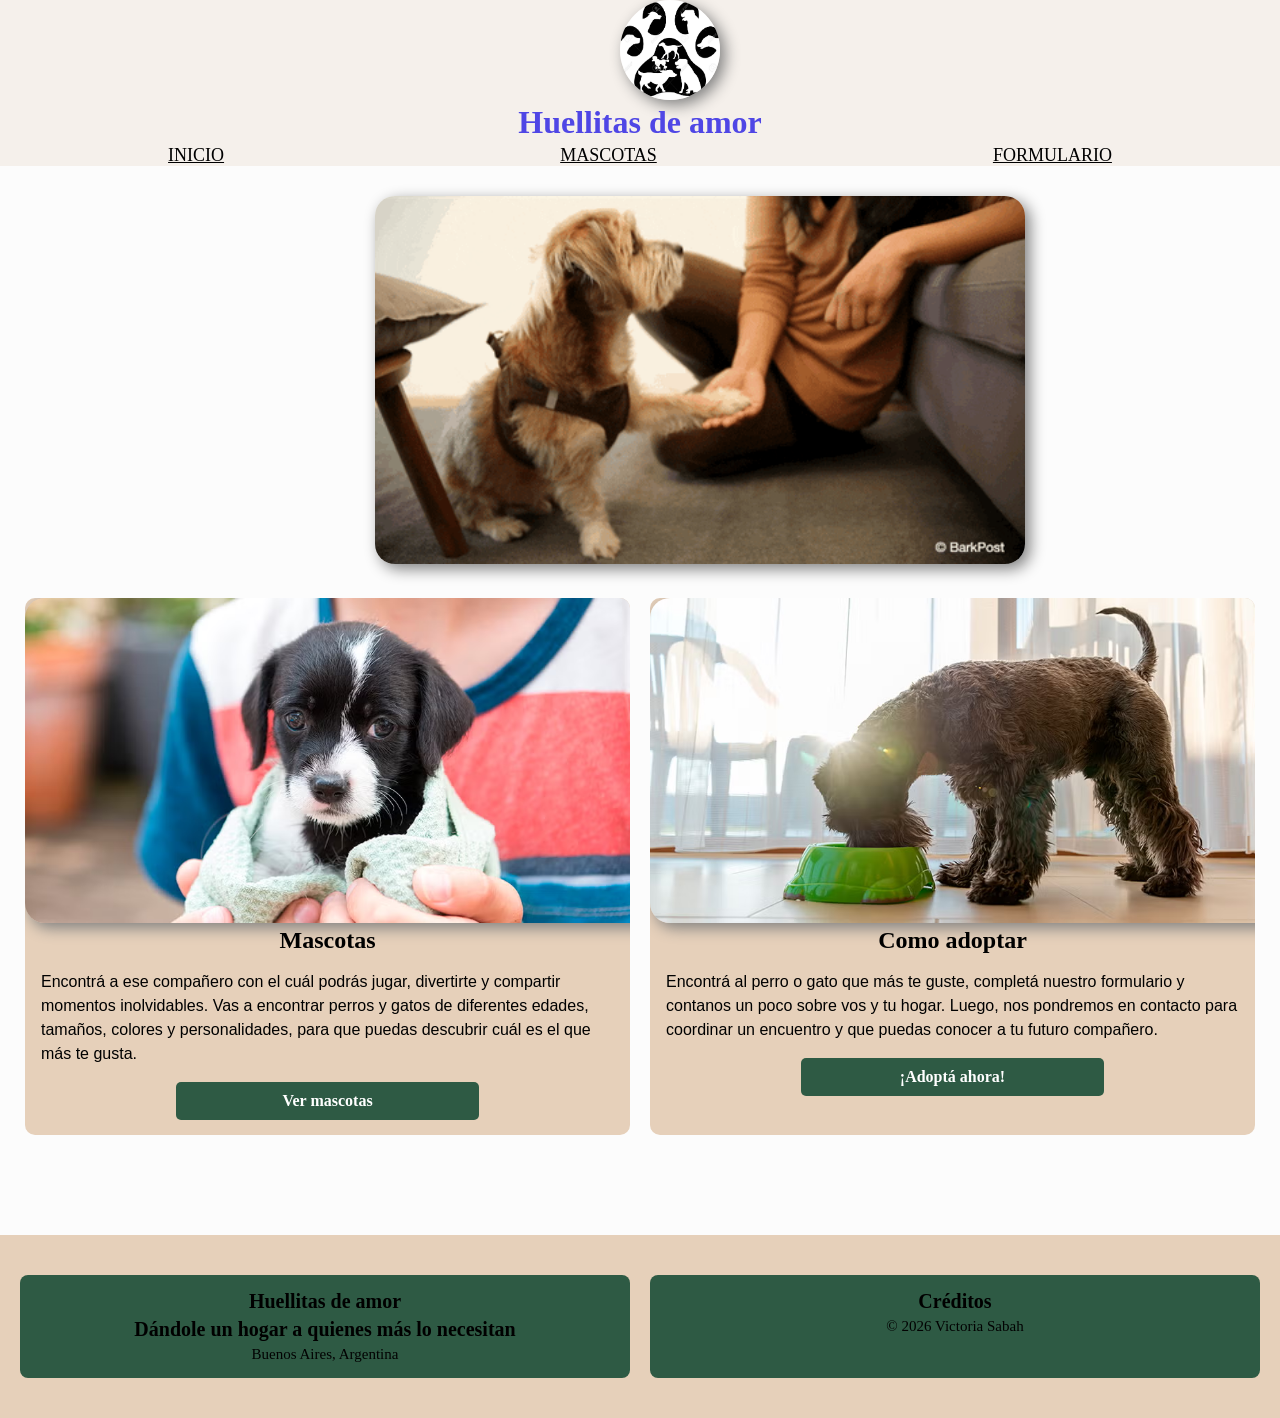
<file: index.html>
<!DOCTYPE html>
<html lang="en">
<head>
    <meta charset="UTF-8">
    <meta name="viewport" content="width=device-width, initial-scale=1.0">
    <link href="styles.css" rel="stylesheet" type="text/css">
    <title>Huellitas de amor</title>
</head>
<body>
<div id="container">
<div id="encabezado">
        <img src="img/logo.jpg"  alt="Logo patitas">
        <h1>Huellitas de amor</h1> 
    <ul>
            <li> <a href="index.html">Inicio</a> </li>
            <li> <a href="https://buenosaires.gob.ar/inicio/animales-ba/en-adopcion">Mascotas</a> </li>
            <li> <a href="formulario.html">Formulario</a> </li>
    </ul>
    </div>
    </div>
<div id="banner">
    <img src="img/banner.jpg" alt="Imagen banner">
</div>
 <section>
        <div class="card-container">
            <div class="card">
                <div class="card-img">
                <img src="img/mascotas.jpg" alt="Mascotas">
                </div>
                <div class="card-body">
                    <h3>Mascotas</h3>
                    <p>Encontrá a ese compañero con el cuál podrás jugar, divertirte y compartir momentos inolvidables. Vas a encontrar perros y gatos de diferentes edades, tamaños, colores y personalidades, para que puedas descubrir cuál es el que más te gusta.</p>
                    <button> <a href="https://buenosaires.gob.ar/inicio/animales-ba/en-adopcion">Ver mascotas</a> </button>
                </div>
            </div>
            <div class="card">
                <div class="card-img">
                <img src="img/comoadoptar.jpg" alt="Como adoptar">
                </div>
                <div class="card-body">
                    <h3>Como adoptar</h3>
                    <p>Encontrá al perro o gato que más te guste, completá nuestro formulario y contanos un poco sobre vos y tu hogar. Luego, nos pondremos en contacto para coordinar un encuentro y que puedas conocer a tu futuro compañero.</p>
                    <button><a href="formulario.html">¡Adoptá ahora!</a></button>
                </div>
            </div>
        </div>
 </section>
 <footer class="footer-principal">
    <div class="footer-columna">
        <h2>Huellitas de amor</h2>
        <h3>Dándole un hogar a quienes más lo necesitan</h3>
        <p>Buenos Aires, Argentina</p>
    </div>
    <div class="footer-columna">
        <h3>Créditos</h3>
        <p>© 2026 Victoria Sabah</p>
    </div>
</footer>
</body>
</html>
</file>
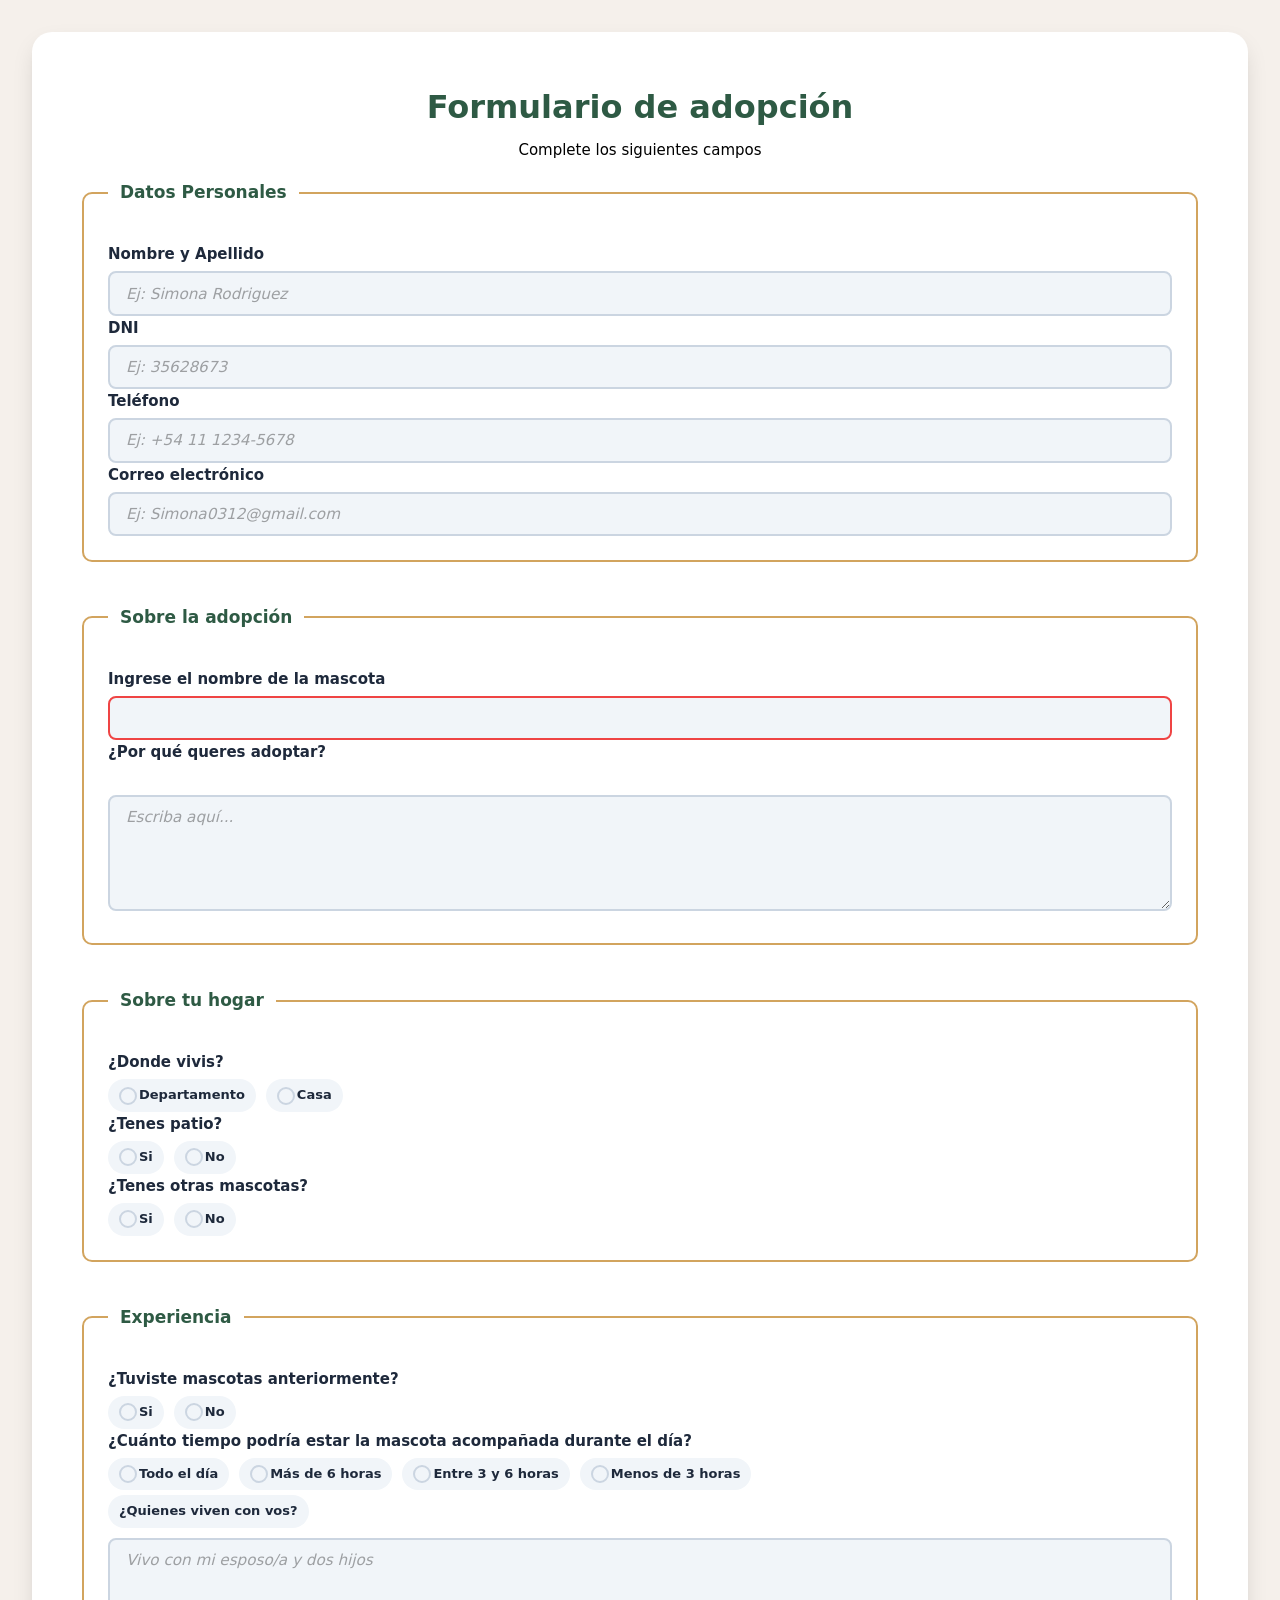
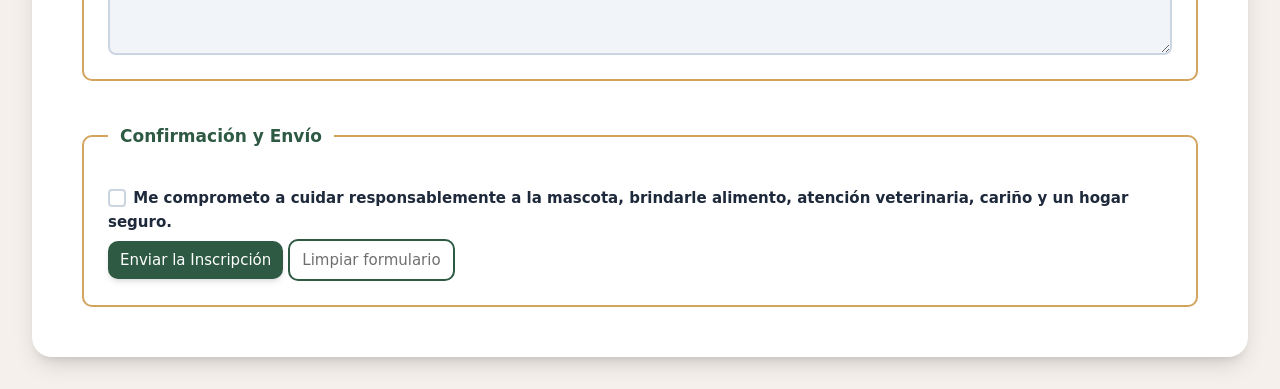
<file: formulario.html>
<!DOCTYPE html>
<html lang="es">
<head>
    <meta charset="UTF-8">
    <meta name="viewport" content="width=device-width, initial-scale=1.0">
    <link href="formulario.css" rel="stylesheet" type="text/css">
    <title>Formulario de adopción</title>
</head>
<body>
    <div>
        <h1>Formulario de adopción</h1>
        <p>Complete los siguientes campos</p>

        <form action="#" method="POST" id="registroForm">
            <fieldset>
                <legend>Datos Personales</legend>

                <div>
                    <label for="nombre">Nombre y Apellido</label>
                    <input type="text" id="nombre" name="nombre" placeholder="Ej: Simona Rodriguez" required>
                </div>

                <div>
                    <label for="DNI">DNI</label>
                    <input type="number" id="DNI" name="DNI" placeholder="Ej: 35628673" required>
                </div>

                <div>
                    <label for="telefono">Teléfono</label>
                    <input type="tel" id="telefono" name="telefono" placeholder="Ej: +54 11 1234-5678">
                </div>

                <div>
                    <label for="email">Correo electrónico</label>
                    <input type="email" id="email" name="email" placeholder="Ej: Simona0312@gmail.com" required>
                </div>
            </fieldset>

            <fieldset> 
                <legend>Sobre la adopción</legend>
                <div>
                    <label for="mascota">Ingrese el nombre de la mascota</label>
                    <input type="text" id="mascota" name="Nombre de la mascota" required>
                </div>
            <div>
                <label for=¿Por qué queres adoptar?>¿Por qué queres adoptar?</label>
                <br>
                <textarea type=text id="¿Por qué queres adoptar?" name="¿Por qué queres adoptar?" rows="5" placeholder="Escriba aquí..." required></textarea>
            </div>
            </fieldset>

            <fieldset>
                <legend>Sobre tu hogar</legend>

                <div>
                    <label>¿Donde vivis?</label>
                    <div>
                        <label>
                            <input type="radio" name="¿Donde vivis?" value="Departamento" required>
                            Departamento
                        </label>
                        <label>
                            <input type="radio" name="¿Donde vivis?" value="Casa" required>
                            Casa
                        </label>
                    </div>
                </div>

                <div>
                    <label>¿Tenes patio?</label>
                    <div>
                        <label>
                            <input type="radio" name="patio" value="Si" required>
                            Si
                        </label>
                        <label>
                            <input type="radio" name="patio" value="No" required>
                            No
                        </label>
                    </div>
                </div>

                <div>
                    <label>¿Tenes otras mascotas?</label>
                    <div>
                        <label>
                            <input type="radio" name="¿Tenes otras mascotas?" value="Si" required>
                            Si
                        </label>
                        <label>
                            <input type="radio" name="¿Tenes otras mascotas?" value="No" required>
                            No
                        </label>
                    </div>
                </div>
            </fieldset>

            <fieldset>
                <legend>Experiencia</legend>
                <div>
                    <label>¿Tuviste mascotas anteriormente?</label>
                    <div>
                        <label>
                            <input type="radio" name="¿Tuviste mascotas anteriormente?" value="Si" required>
                            Si
                        </label>
                        <label>
                            <input type="radio" name="¿Tuviste mascotas anteriormente?" value="No" required>
                            No
                        </label>
                    </div>
                </div>

                <div>
                    <label>¿Cuánto tiempo podría estar la mascota acompañada durante el día?</label>
                    <div>
                        <label>
                            <input type="radio" name="horas" value="día completo" required>
                            Todo el día
                        </label>
                        <label>
                            <input type="radio" name="horas" value="+6 horas" required>
                            Más de 6 horas
                        </label>
                        <label>
                            <input type="radio" name="horas" value="Entre 3 y 6 horas" required>
                            Entre 3 y 6 horas
                        </label>
                        <label>
                            <input type="radio" name="horas" value="3 horas" required>
                            Menos de 3 horas
                        </label>
                </div>
                  <div>
                    <label for="compañeros">¿Quienes viven con vos?</label>
                    <br>
                    <textarea type="text" id="compañeros" name="compañeros" rows="5" placeholder="Vivo con mi esposo/a y dos hijos" required></textarea>
                </div>
            </fieldset>

           <fieldset>
            <legend>Confirmación y Envío</legend>
            <div>
                <label>
                    <input type="checkbox" name="terminos" required>
                    Me comprometo a cuidar responsablemente a la mascota, brindarle alimento, atención veterinaria, cariño y un hogar seguro.</a>
                </label>
            </div>
            
            <div>
                <button type="submit">Enviar la Inscripción</button>
                <button type="reset">Limpiar formulario</button>
            </div>
           </fieldset>
        </form>
    </div>
</body>
</html>
</file>
<file: styles.css>
@charset "UTF-8";
*{ margin:0px; 
	border:0px; 
	padding:0px; 
	}
    /*Fondo*/
body{ 
    background-color: #fcfcfc; 
}
/*Encabezado*/
#encabezado{
    background-color: #F5F0EB;
    width: auto;
    position: relative;  
    margin: auto;  
}
/*Encabezado imagen*/
#encabezado img{
    width: 100px;
    height: 100px;
    border-radius: 50%; /*Borde*/
    margin-left: 620px; /*Margen*/
}

/*Titulo del encabezado*/
h1{
    font-family: Georgia, serif;
    color:#2E5A44;
    text-align: center;
}

/*Links páginas*/
ul{
    color: #fcf9f9;
    list-style-type: none;
    display: flex;
    justify-content: space-around;
    align-items: center;
}

#encabezado ul li a{
    color: #000000;
    font-family: 'Times New Roman', Times, Georgia, serif;
    font-size: 18px;
    text-transform: uppercase;
    float: left;
}

/*Banner Imagen*/
#banner{
    background-position: center center;
    background-repeat: no-repeat; 
    margin-left: 375px;
    margin-top: 30px; /*Margen*/
    margin-bottom: 30px;
}
/*Banner Imagen*/
img{
    background-position: center;
    background-repeat: no-repeat;
    object-position: center;  
    width: 650px;
    border-radius: 20px;
    box-shadow: 5px 5px 15px gray;
    margin-bottom: 0px;
}
/*Centro donde se ubican las cajas*/
.centro{
    background-color: rgb(33, 175, 175); 
	height: auto; 
	overflow: hidden;
    width: auto;
}
/*Caja*/
.card{
    background-color: #e6d0ba;
    border-radius: 10px;
    overflow: hidden;
    flex: 1 1 250px;
    flex-direction: column;

}
.card-container{
    display: flex;
    flex-wrap: wrap;
    gap: 20px;
    padding: 50px 25px;
    padding-top: 0px;
}

/*Sombra de la caja*/
.card:hover{
    transform: translateY(-15);
    box-shadow: 0 8px 25px #3e044933;
}

.card body{
    display: flex;
    padding: 30px;
    text-align: center;
    align-items: center;
    justify-content: space-between;
    height: 100%; 
}

/*Titulo de la caja*/
.card-body h3{
    font-family: "Cormorant Garamond", serif;
    color: #000000;
    text-align: center;
    font-size: 24px;
    margin-bottom: 0%;
}

/*Texto de la caja*/
.card-body p{
    font-family: "Montserrat", sans-serif;
    color: #000000;
    line-height: 1.5;
    padding: 16px;
    margin-top: 0px;
}

/*Boton*/
.card-body button {
    margin-top: auto;      
    margin-bottom: 15px;  
    margin-left: auto;
    margin-right: auto;
    display: block;
    background: #2E5A44;
    border: none;
    padding: 10px 20px;
    border-radius: 5px;
    font-weight: bold;
    cursor: pointer;
    align-self: flex-start; /* Mantiene el botón alineado a la izquierda */
    width: 50%;
}
.card-body button:hover {
    background-color: #3b7055;
    transform: translateY(-2px); /* Efecto de elevación */
    box-shadow: 0 4px 10px rgba(0, 0, 0, 0.15); 
}

.card-body button:active {
    transform: translateY(0); /* Efecto de presión al hacer clic */
}

/*texto del boton*/
.card button a{
    text-decoration: none;
    color: #ffffff;
    font-weight: bold;
    display: block;
    width: 100%;
    height: 100%;
}

.formulario body{
    font-family: 'Segoe UI', system-ui, -apple-system, sans-serif;
    background: linear-gradient(135deg, #667eea 0%, #764ba2 100%); /* degradado diagonal violeta */
    min-height: 100vh;          /* ocupa al menos toda la altura de la pantalla */
    display: flex;              /* usa flexbox para centrar */
    justify-content: center;    /* centra horizontalmente */
    align-items: center;        /* centra verticalmente */
    padding: 2rem;              /* espacio alrededor (32px) */
    line-height: 1.6;           /* altura de línea para legibilidad */
    color: #1e293b;             /* color de texto oscuro */
}

.formulario body > div {
    background: #ffffff;                 /* fondo blanco */
    border-radius: 20px;                 /* esquinas redondeadas */
    box-shadow: 0 10px 25px -5px rgba(0, 0, 0, 0.15),
                0 8px 10px -6px rgba(0, 0, 0, 0.1); /* sombra grande */
    padding: 2.5rem;                     /* espacio interno (40px) */
    width: 100%;                         /* ocupa todo el ancho disponible */
    max-width: 650px;                    /* pero no más de 650px */
}

h1 {
    font-size: 2rem;          /* 32px */
    font-weight: 700;         /* negrita */
    color: #4f46e5;           /* color violeta primario */
    margin-bottom: 0.25rem;   /* pequeño espacio debajo */
    text-align: center;       /* centrado */
}

/* Párrafo justo después del h1 */
h1 + p {
    text-align: center;
    color: #64748b;           /* gris medio */
    margin-bottom: 2rem;      /* espacio antes del formulario */
    font-size: 0.95rem;
}

/* --- Formulario --- */
form {
    display: flex;
    flex-direction: column;   /* apila los elementos verticalmente */
    gap: 1.5rem;              /* espacio entre cada hijo (24px) */
}

/* --- Fieldsets (agrupaciones con borde) --- */
fieldset {
    border: 2px solid #e2e8f0;          /* borde gris claro */
    border-radius: 10px;                  /* esquinas redondeadas */
    padding: 1.5rem;                      /* espacio interno */
}

/* Al pasar el mouse por encima del fieldset */
fieldset:hover {
    border-color: #cbd5e1;   /* borde un poco más oscuro */
}

/* Título dentro de cada fieldset */
legend {
    font-weight: 700;         /* negrita */
    font-size: 1.1rem;        /* 17.6px */
    color: #4f46e5;           /* violeta */
    padding: 0 0.75rem;       /* espacio horizontal */
    display: flex;
    align-items: center;      /* centra verticalmente el contenido */
    gap: 0.5rem;              /* espacio entre el ícono y el texto */
}

/* Círculo decorativo antes del texto del legend */
legend::before {
    content: '';              /* necesario para pseudo-elementos */
    display: inline-block;    /* se comporta como un elemento en línea */
    width: 10px;
    height: 10px;
    background: #4f46e5;      /* círculo violeta */
    border-radius: 50%;       /* forma circular */
}

/* --- Grupos de campos: cada div dentro del fieldset --- */
fieldset > div {
    margin-bottom: 1.2rem;    /* separa cada campo */
}

/* Último div del fieldset sin margen inferior */
fieldset > div:last-child {
    margin-bottom: 0;
}

/* --- Labels (etiquetas de cada campo) --- */
label {
    display: block;           /* ocupa toda la línea */
    font-weight: 600;         /* semi-negrita */
    font-size: 0.9rem;        /* 14.4px */
    color: #1e293b;           /* texto oscuro */
    margin-bottom: 0.35rem;   /* espacio antes del input */
    cursor: pointer;          /* el cursor cambia a mano */
}

/* --- Campos de texto, email, teléfono, fecha, contraseña, select y textarea --- */
input[type="text"],
input[type="email"],
input[type="tel"],
input[type="date"],
input[type="password"],
select,
textarea {
    width: 100%;                       /* ocupa todo el ancho del contenedor */
    padding: 0.7rem 1rem;              /* relleno vertical | horizontal */
    border: 2px solid #cbd5e1;         /* borde gris */
    border-radius: 8px;                /* esquinas redondeadas */
    font-size: 0.95rem;
    font-family: inherit;              /* usa la misma fuente del body */
    color: #1e293b;
    background: #f1f5f9;               /* fondo gris muy claro */
    outline: none;                     /* quita el contorno azul del navegador */
}

/* Efecto al hacer clic en el campo (focus) */
input[type="text"]:focus,
input[type="email"]:focus,
input[type="tel"]:focus,
input[type="date"]:focus,
input[type="password"]:focus,
select:focus,
textarea:focus {
    border-color: #4f46e5;                        /* borde violeta */
    box-shadow: 0 0 0 3px rgba(79, 70, 229, 0.15); /* halo violeta suave */
    background: #ffffff;                            /* fondo blanco */
}

/* Placeholder de inputs y textareas */
input::placeholder,
textarea::placeholder {
    color: #94a3b8;      /* gris azulado */
    font-style: italic;  /* cursiva */
}

/* --- Select personalizado (oculta la flecha nativa y pone una propia) --- */
select {
    appearance: none;    /* quita el estilo nativo del sistema operativo */
    /* Imagen SVG como flecha personalizada a la derecha */
    background-image: url("data:image/svg+xml,%3Csvg xmlns='http://www.w3.org/2000/svg' width='12' height='12' viewBox='0 0 12 12'%3E%3Cpath fill='%23475569' d='M6 8L1 3h10z'/%3E%3C/svg%3E");
    background-repeat: no-repeat;
    background-position: right 1rem center;  /* flecha a la derecha, centrada verticalmente */
    padding-right: 2.5rem;                   /* espacio para que el texto no tape la flecha */
    cursor: pointer;
}

/* --- Radio buttons y Checkboxes personalizados --- */
input[type="radio"],
input[type="checkbox"] {
    appearance: none;              /* quita el estilo nativo */
    -webkit-appearance: none;      /* lo mismo para Safari/Chrome */
    width: 18px;
    height: 18px;
    border: 2px solid #cbd5e1;     /* borde gris */
    margin-right: 0.4rem;          /* espacio entre el botón y el texto */
    vertical-align: middle;        /* alinea con el texto */
    cursor: pointer;
    position: relative;
    flex-shrink: 0;                /* no se encoge en flex */
}

/* Radio: forma circular */
input[type="radio"] {
    border-radius: 50%;            /* completamente redondo */
}

/* Checkbox: esquinas ligeramente redondeadas */
input[type="checkbox"] {
    border-radius: 4px;
}

/* Radio seleccionado: círculo violeta con punto blanco interior */
input[type="radio"]:checked {
    border-color: #4f46e5;
    background: #4f46e5;
    box-shadow: inset 0 0 0 4px #ffffff;  /* simula un punto blanco */
}

/* Checkbox seleccionado: fondo violeta con tilde blanca (SVG) */
input[type="checkbox"]:checked {
    border-color: #4f46e5;
    background: #4f46e5;
    background-image: url("data:image/svg+xml,%3Csvg xmlns='http://www.w3.org/2000/svg' width='12' height='12' viewBox='0 0 24 24' fill='none' stroke='white' stroke-width='3' stroke-linecap='round' stroke-linejoin='round'%3E%3Cpolyline points='20 6 9 17 4 12'%3E%3C/polyline%3E%3C/svg%3E");
    background-position: center;
    background-repeat: no-repeat;
}

/* Efecto hover en radio y checkbox */
input[type="radio"]:hover,
input[type="checkbox"]:hover {
    border-color: #4f46e5;   /* borde violeta al pasar el mouse */
}

/* Accesibilidad: anillo visible al navegar con teclado */
input[type="radio"]:focus-visible,
input[type="checkbox"]:focus-visible {
    outline: 2px solid #4f46e5;
    outline-offset: 2px;         /* separa el anillo del elemento */
}

/* --- Contenedor flexible para radio buttons y checkboxes en línea --- */
fieldset > div > div {
    display: flex;
    flex-wrap: wrap;              /* si no caben, pasan a la siguiente línea */
    gap: 0.8rem 1.5rem;           /* espacio entre filas | espacio entre columnas */
    margin-top: 0.3rem;
}

/* Cada etiqueta dentro del contenedor de opciones */
fieldset > div > div label {
    display: inline-flex;         /* flexible en línea */
    align-items: center;          /* centra verticalmente */
    font-weight: 400;             /* peso normal (no negrita) */
    font-size: 0.9rem;
    margin-bottom: 0;
    cursor: pointer;
    padding: 0.4rem 0.75rem;      /* relleno tipo "pastilla" */
    border-radius: 20px;          /* completamente redondeado (forma de píldora) */
    background: #f1f5f9;          /* fondo gris claro */
    border: 1px solid transparent; /* borde invisible para que no salte al seleccionar */
}

/* Etiqueta que contiene un input seleccionado: se resalta */
fieldset > div > div label:has(input:checked) {
    background: #eef2ff;           /* fondo violeta muy claro */
    border-color: #4f46e5;         /* borde violeta */
    color: #4f46e5;                /* texto violeta */
    font-weight: 500;              /* semi-negrita */
}

/* --- Textarea --- */
textarea {
    resize: vertical;     /* solo se puede redimensionar verticalmente */
    min-height: 80px;     /* altura mínima */
}

/* --- Sección de términos y condiciones --- */
form > div:has(input[name="terminos"]) {
    display: flex;
    align-items: flex-start;   /* alinea arriba el checkbox con el texto */
    padding: 0.5rem 0;
}

form > div:has(input[name="terminos"]) label {
    display: inline-flex;
    align-items: flex-start;
    font-weight: 400;          /* texto normal */
    font-size: 0.9rem;
}

/* Enlace de términos y condiciones */
form > div:has(input[name="terminos"]) a {
    color: #4f46e5;            /* violeta */
    text-decoration: underline; /* subrayado */
    font-weight: 600;
}

form > div:has(input[name="terminos"]) a:hover {
    color: #4338ca;            /* violeta más oscuro al pasar el mouse */
    text-decoration: none;     /* se quita el subrayado */
}

/* --- Botones (contenedor) --- */
form > div:last-child {
    display: flex;
    gap: 1rem;                 /* espacio entre botones */
    justify-content: center;   /* centra los botones */
    flex-wrap: wrap;           /* si no caben, se apilan */
}

/* Estilos base para ambos botones */
button {
    font-family: inherit;          /* hereda la fuente del body */
    font-size: 1rem;               /* 16px */
    font-weight: 600;              /* semi-negrita */
    padding: 0.75rem 2rem;         /* relleno vertical | horizontal */
    border: none;
    border-radius: 10px;           /* esquinas redondeadas */
    cursor: pointer;               /* mano al pasar el mouse */
    display: inline-flex;
    align-items: center;
    justify-content: center;
    gap: 0.5rem;
}

/* Botón de envío (Registrarse) */
button[type="submit"] {
    background: #4f46e5;           /* fondo violeta */
    color: white;                  /* texto blanco */
    box-shadow: 0 4px 6px -1px rgba(0, 0, 0, 0.1),
                0 2px 4px -2px rgba(0, 0, 0, 0.1); /* sombra suave */
    flex: 1;                       /* se estira para ocupar espacio */
    max-width: 250px;              /* pero máximo 250px */
}

/* Hover del botón submit */
button[type="submit"]:hover {
    background: #4338ca;                              /* violeta más oscuro */
    transform: translateY(-2px);                       /* se eleva 2px */
    box-shadow: 0 6px 20px rgba(79, 70, 229, 0.35);  /* sombra más intensa */
}

/* Click del botón submit */
button[type="submit"]:active {
    transform: translateY(0);                          /* vuelve a su posición */
    box-shadow: 0 4px 6px -1px rgba(0, 0, 0, 0.1),
                0 2px 4px -2px rgba(0, 0, 0, 0.1);
}

/* Botón de reset (Limpiar formulario) */
button[type="reset"] {
    background: transparent;       /* sin fondo */
    color: #64748b;                /* texto gris */
    border: 2px solid #cbd5e1;     /* borde gris */
    flex: 1;
    max-width: 250px;
}

/* Hover del botón reset */
button[type="reset"]:hover {
    background: #f8fafc;           /* fondo gris muy claro */
    border-color: #94a3b8;         /* borde más oscuro */
    color: #1e293b;                /* texto oscuro */
    transform: translateY(-2px);   /* se eleva 2px */
}

/* Click del botón reset */
button[type="reset"]:active {
    transform: translateY(0);      /* vuelve a su posición */
}

/* --- Validación visual: borde verde si el campo es válido --- */
input:valid:not(:placeholder-shown):not([type="radio"]):not([type="checkbox"]) {
    border-color: #22c55e;         /* verde éxito */
}

/* Validación visual: borde rojo si el campo es inválido */
input:invalid:not(:placeholder-shown):not(:focus):not([type="radio"]):not([type="checkbox"]) {
    border-color: #ef4444;         /* rojo error */
}

/* --- Asterisco rojo en campos requeridos --- */
label:has(+ input[required])::after,
label:has(+ select[required])::after {
    content: ' *';        /* añade " *" después del texto del label */
    color: #ef4444;       /* rojo */
    font-weight: 700;     /* negrita */
}

/* =============================================
   RESPONSIVE: ajustes para pantallas pequeñas
   (celulares, tablets)
   ============================================= */
@media (max-width: 600px) {
    body {
        padding: 1rem;             /* menos margen en móviles */
    }

    body > div {
        padding: 1.5rem;           /* tarjeta más compacta */
        border-radius: 16px;       /* esquinas menos redondeadas */
    }

    h1 {
        font-size: 1.5rem;         /* título más pequeño (24px) */
    }

    fieldset {
        padding: 1rem;             /* fieldset más compacto */
    }

    /* Radio buttons y checkboxes: apilados en columna */
    fieldset > div > div {
        flex-direction: column;    /* uno debajo del otro */
        gap: 0.5rem;
    }

    /* Botones: apilados en columna */
    form > div:last-child {
        flex-direction: column;
        align-items: center;
    }

    button {
        max-width: 100% !important; /* botones ocupan todo el ancho */
        width: 100%;
    }
}

/* --- Accesibilidad: anillo visible al navegar con teclado (Tab) --- */
:focus-visible {
    outline: 2px solid #4f46e5;   /* anillo violeta */
    outline-offset: 2px;          /* separado 2px del elemento */
}

/*Pie de página*/
.footer-principal{
    display: flex;
    flex-wrap: wrap;
    justify-content: space-around;
    background-color: #e6d0ba;
    padding: 40px 20px;    
    gap: 20px; 
    margin-top: 50px; 
}

.footer-columna{
    flex: 1 1 200px;
    text-align: center;
    border-radius: 8px;
    background-color: #2E5A44;
    padding: 15px;
}

.footer-columna h2 {
    margin-bottom: 5px;
    font-size: 20px;
    color: #000000; 
}

.footer-columna h3 {
    margin-bottom: 5px;
    font-size: 20px;
    color: #000000; 
}

.footer-columna p {
    color: #020202;
    text-decoration: none;
    font-size: 15px;
}
</file>
<file: formulario.css>
*,
*::before,
*::after {
    box-sizing: border-box;  /* padding y borde se incluyen dentro del ancho/alto */
    margin: 0;
    padding: 0;
}

/*Fondo formulario*/
body {
    display: flex;
    justify-content: center;
    align-items: center;
    padding: 32px;              
    line-height: 1.6;           /*Altura de línea para legibilidad */
    min-height: 100vh; /*Ocupa al menos toda la altura de la pantalla */
    font-family: 'Segoe UI', system-ui, -apple-system, sans-serif;
    background: #F5F0EB;
    color: #000000; /*Color del texto*/
}

/*Contenedor principal (la tarjeta blanca)*/
body > div {
    background: #ffffff;
    border-radius: 20px;
    box-shadow: 0 10px 25px -5px rgba(0, 0, 0, 0.15),
                0 8px 10px -6px rgba(0, 0, 0, 0.1); /* sombra grande */
    padding: 50px;
    width: 100%;/* ocupa todo el ancho disponible */
}

/* Encabezado principal*/
h1 {
    font-size: 32px;
    margin-bottom: 5px;
    text-align: center;
    color: #2e5a44;
}

/*Párrafo justo después del h1*/
h1 + p {
    text-align: center;
    color: #000000;
    margin-bottom: 5px;
    font-size: 15px;
}

/*Fieldset*/
form {
    display: flex;
    flex-direction: column; /*Dirección en fomra vertical*/
    gap: 30px; /*Espacios entre cada columna*/
}

fieldset {
    border: 2px solid hsla(36, 57%, 52%, 0.836);
    border-radius: 10px;
    padding: 1.5rem;
}

/* Sombra al pasar el mouse fieldset */
fieldset:hover {
    border-color: #4e3403b4;
}

/* Título de cada fieldset */
legend {
    font-weight: 700;
    font-size: 17px;
    color: #2e5a44;
    padding: 12px;       /* espacio horizontal */
    display: flex;
    align-items: center;
}

/*Etiquetas de los campos*/
label {
    display: block;
    font-weight: 600;
    font-size: 15px;
    color: #1e293b;
    margin-bottom: 5px; /*espacio por debajo*/
}

/* Campos de texto*/
input[type="text"],
input[type="email"],
input[type="tel"],
input[type="number"],
select,

textarea {
    width: 100%;
    padding: 0.7rem 1rem;
    border: 2px solid #cbd5e1;
    border-radius: 8px;
    font-size: 0.95rem;
    font-family: inherit; /* usa la misma fuente del body */
    color: #1e293b;
    background: #f1f5f9;
    outline: none;
}

/*Efecto al hacer clic en el campo*/
input[type="text"]:focus,
input[type="email"]:focus,
input[type="tel"]:focus,
input[type="number"]:focus,
select:focus,
textarea:focus {
    border-color: #57bd8a;
    box-shadow: #2e5a44;/*/Sombra*/
    background: #ffffff;
}

/* Placeholder de inputs y textareas */
input::placeholder,
textarea::placeholder {
    color: #00000059;
    font-style: italic;
}

/*Radio btones y Checkboxes*/
input[type="radio"],
input[type="checkbox"] {
    appearance: none;  /*Hacen que le puedas dar tu propio estilo y no el de la web*/
    -webkit-appearance: none; /*Hacen que le puedas dar tu propio estilo y no el de la web*/
    width: 18px;
    height: 18px;
    border: 2px solid #cbd5e1;
    margin-right: 2px;
    vertical-align: middle;
    position: relative;
    flex-shrink: 0; /* no se encoge en flex */
    cursor: pointer;
}

/* Radio: forma circular */
input[type="radio"] {
    border-radius: 50%;
}

/* Checkbox: esquinas ligeramente redondeadas */
input[type="checkbox"] {
    border-radius: 4px;
}

/* Radio seleccionado*/
input[type="radio"]:checked {
    border-color: #2e5a44 ;
    background: #22c55e7e ;
}

/* Checkbox seleccionado*/
input[type="checkbox"]:checked {
    border-color: #2e5a44;
    background: #22c55e;
}

/* Efecto hover en radio y checkbox */
input[type="radio"]:hover,
input[type="checkbox"]:hover {
    border-color: #2e5a44;
}

/*Contenedor flexible para radio buttons y checkboxes en línea*/
fieldset > div > div {
    display: flex;
    flex-wrap: wrap; /*si no entran pasan a la siguiente línea */
    gap: 10px 10px; /* espacio entre filas y columnas */
    margin-top: 5px;
}

/* Cada etiqueta dentro del contenedor de opciones */
fieldset > div > div label {
    display: inline-flex;         /* flexible en línea */
    align-items: center;
    font-size: 13px;
    margin-bottom: 0px;
    padding: 5px 10px; /*relleno de las casillas*/
    border-radius: 20px;
    background: #f1f5f9;
    border: 1px solid transparent;
    cursor: pointer;
}

/* Etiqueta que al seleccionar se resalta */
fieldset > div > div label:has(input:checked) {
    background: #f1cd5767;
    border-color: #2e5a44;
    color: #2e5a44;
    font-weight: 600;
}

/* Sección de términos y condiciones */
form > div:has(input[name="terminos"]) {
    display: flex;
    align-items: flex-start;
    padding: 3px 0px;
}

form > div:has(input[name="terminos"]) label {
    display: inline-flex;
    align-items: flex-start;
    font-size: 12px;
}

/* Botones*/
form > div:last-child {
    display: flex;
    gap: 4px;
    justify-content: center;
    flex-wrap: wrap; /* si no caben, se apilan */
}

/* Estilos base para ambos botones */
button {
    font-family: inherit;
    font-size: 15px;
    padding: 10px 12px; /*relleno*/
    border: none;
    border-radius: 10px;
    display: inline-flex;
    align-items: center;
    justify-content: center;
    gap: 3px;
    cursor: pointer;
}

/* Botón de envío*/
button[type="submit"] {
    background: #2e5a44;
    color: white;
    box-shadow: 0 4px 6px -1px rgba(0, 0, 0, 0.1),
                0 2px 4px -2px rgba(0, 0, 0, 0.1);
    flex: 2;
    max-width: 350px;
}

/* Hover del boton*/
button[type="submit"]:hover {
    background: #22c55e;
    transform: translateY(-3px);
}

/* Botón de reset (Limpiar formulario) */
button[type="reset"] {
    background: transparent;
    color: #00000091;
    border: 2px solid #2e5a44;
    flex: 2;
    max-width: 350px;
}

/* Hover del botón reset */
button[type="reset"]:hover {
    background: #22c55e5e;
    border-color: #22c55e;
    color: #2e5a44;
    transform: translateY(-3px);
}

/*Validación visual: borde verde si el campo es válido */
input:valid:not(:placeholder-shown):not([type="radio"]):not([type="checkbox"]) {
    border-color: #22c55e;
}

/* Validación visual: borde rojo si el campo es inválido */
input:invalid:not(:placeholder-shown):not(:focus):not([type="radio"]):not([type="checkbox"]) {
    border-color: #ef4444; }

.footer body {
    clear: both; /*Debajo del formulario */
    width: 100%;
    text-align: center;
    margin-top: 30px;
    padding: 20px 0;
}
</file>
